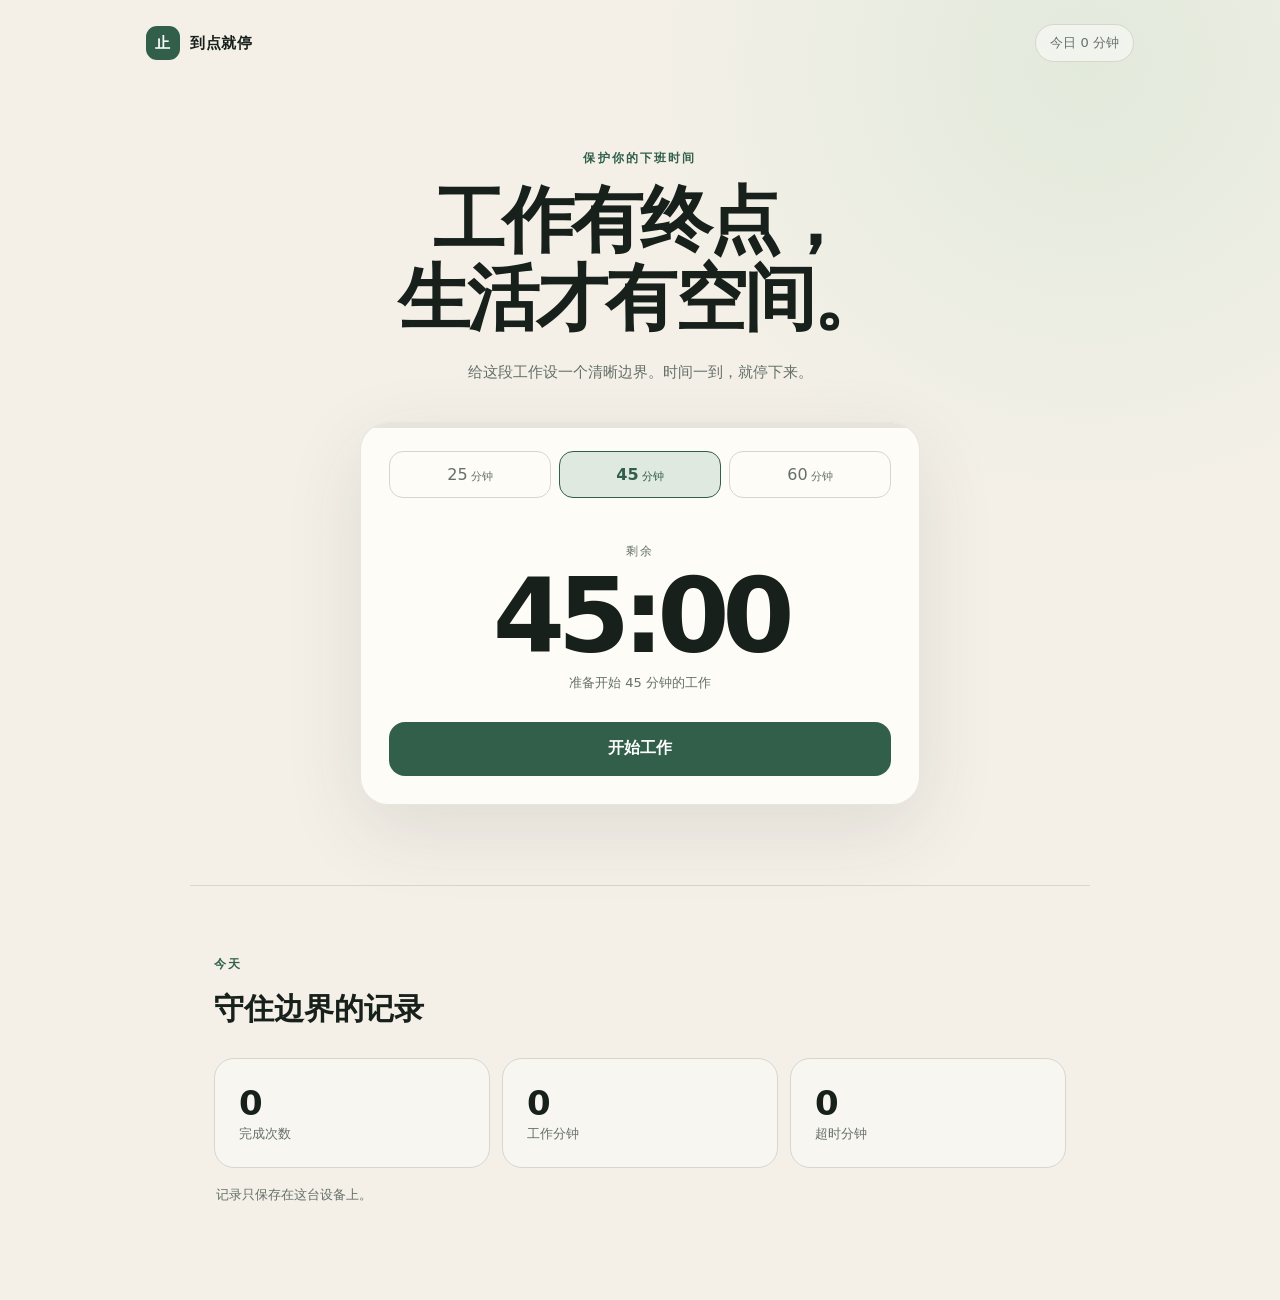
<file: index.html>
<!doctype html>
<html lang="zh-CN">
<head>
  <meta charset="utf-8">
  <meta name="viewport" content="width=device-width,initial-scale=1,viewport-fit=cover">
  <meta name="theme-color" content="#f4f0e8">
  <meta name="apple-mobile-web-app-capable" content="yes">
  <meta name="apple-mobile-web-app-status-bar-style" content="black-translucent">
  <meta name="apple-mobile-web-app-title" content="到点就停">
  <meta name="description" content="给工作设一个终点，保护你的休息时间。">
  <link rel="manifest" href="manifest.webmanifest">
  <link rel="stylesheet" href="style.css">
  <title>到点就停｜工作限时器</title>
</head>
<body>
<main class="shell" id="app">
  <header class="topbar">
    <div class="brand"><span class="brand-mark">止</span><span>到点就停</span></div>
    <div class="today-pill">今日 <span id="today-minutes">0</span> 分钟</div>
  </header>
  <section class="hero" aria-labelledby="timer-title">
    <p class="eyebrow" id="state-label">保护你的下班时间</p>
    <h1 id="timer-title">工作有终点，<br>生活才有空间。</h1>
    <p class="intro">给这段工作设一个清晰边界。时间一到，就停下来。</p>
    <div class="timer-card">
      <div class="progress-track" aria-hidden="true"><span id="progress"></span></div>
      <div class="duration-picker" id="duration-picker" aria-label="选择工作时长">
        <button data-minutes="25">25<small>分钟</small></button>
        <button data-minutes="45" class="selected">45<small>分钟</small></button>
        <button data-minutes="60">60<small>分钟</small></button>
      </div>
      <div id="timer-state">
        <div class="clock-wrap">
          <span class="clock-label" id="clock-label">剩余</span>
          <div class="clock" id="clock" aria-live="polite">45:00</div>
          <p class="clock-hint" id="clock-hint">准备开始 45 分钟的工作</p>
        </div>
      </div>
      <div class="actions">
        <button class="secondary" id="pause" hidden>暂停</button>
        <button class="primary" id="main-action">开始工作</button>
      </div>
    </div>
    <div class="notice" id="notice" role="alert" hidden></div>
  </section>
  <section class="stats" aria-labelledby="stats-title">
    <div><p class="eyebrow">今天</p><h2 id="stats-title">守住边界的记录</h2></div>
    <div class="stat-grid">
      <article><strong id="session-count">0</strong><span>完成次数</span></article>
      <article><strong id="work-minutes">0</strong><span>工作分钟</span></article>
      <article><strong id="overtime-minutes">0</strong><span>超时分钟</span></article>
    </div>
    <p class="privacy">记录只保存在这台设备上。</p>
  </section>
</main>
<script src="app.js"></script>
</body>
</html>
</file>
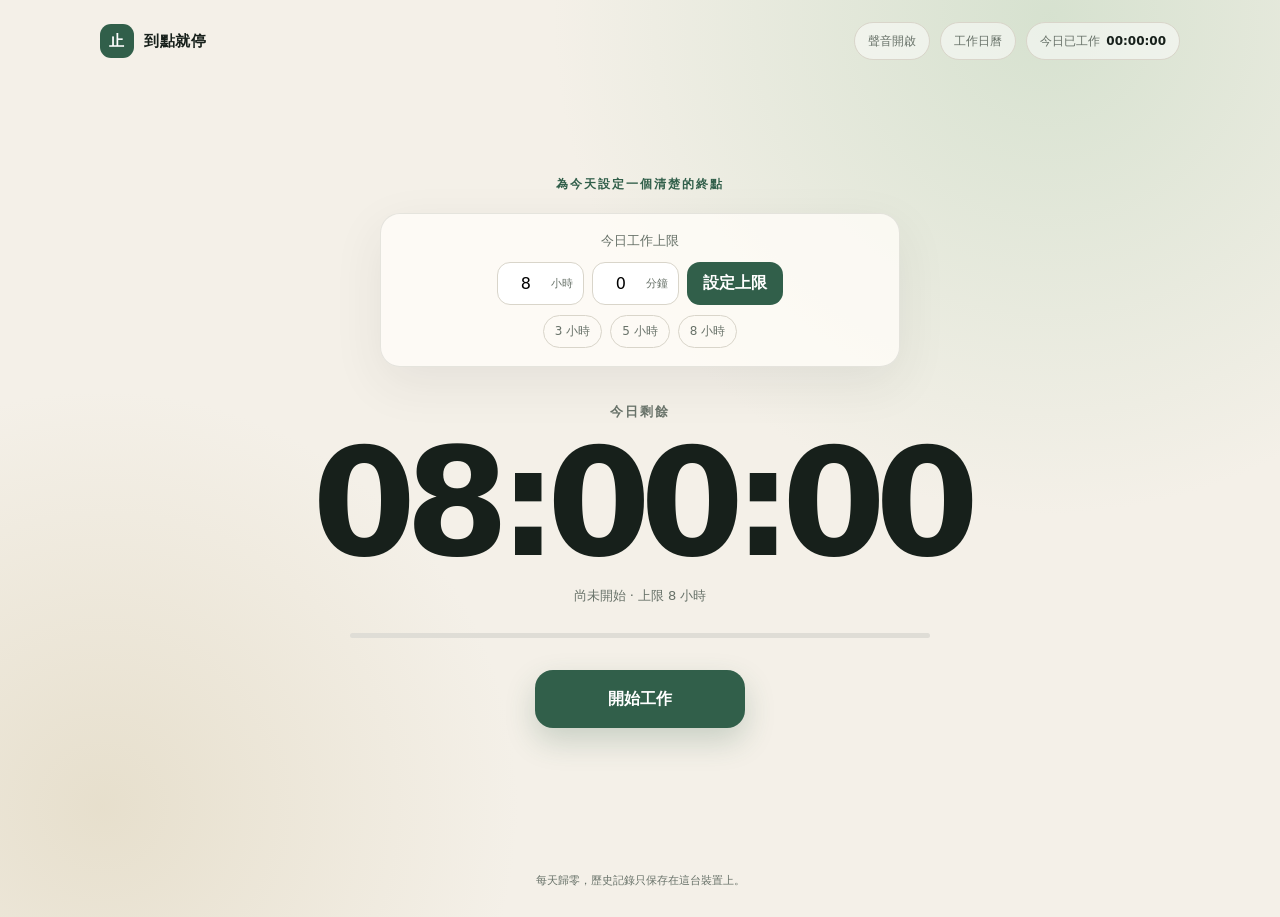
<file: daily/index.html>
<!doctype html>
<html lang="zh-Hant">
<head>
  <meta charset="utf-8">
  <meta name="viewport" content="width=device-width,initial-scale=1,viewport-fit=cover">
  <meta name="theme-color" content="#f4f0e8">
  <meta name="apple-mobile-web-app-capable" content="yes">
  <meta name="apple-mobile-web-app-status-bar-style" content="default">
  <meta name="apple-mobile-web-app-title" content="到點就停">
  <meta name="description" content="為每天的工作設定上限，時間到了就停下來。">
  <meta property="og:type" content="website">
  <meta property="og:title" content="到點就停｜每日工作限時">
  <meta property="og:description" content="每天的工作，要有上限。">
  <meta property="og:url" content="https://nononon2015.github.io/work-limit-web/daily/">
  <meta property="og:image" content="https://nononon2015.github.io/work-limit-web/daily/og.png">
  <meta name="twitter:card" content="summary_large_image">
  <meta name="twitter:title" content="到點就停｜每日工作限時">
  <meta name="twitter:description" content="每天的工作，要有上限。">
  <meta name="twitter:image" content="https://nononon2015.github.io/work-limit-web/daily/og.png">
  <link rel="manifest" href="./manifest.webmanifest">
  <link rel="stylesheet" href="./style.css?v=9">
  <title>到點就停｜每日工作限時</title>
</head>
<body>
  <main class="shell" id="app">
    <header class="topbar">
      <div class="brand"><span class="brand-mark">止</span><span>到點就停</span></div>
      <div class="top-actions">
        <button class="mute-button" id="mute-toggle" type="button" aria-pressed="false">語音開啟</button>
        <button class="calendar-button" id="open-calendar" type="button" aria-haspopup="dialog">工作日曆</button>
        <div class="today-worked">今日已工作 <strong id="today-worked">00:00:00</strong></div>
      </div>
    </header>

    <section class="work-screen" aria-labelledby="clock-label">
      <p class="eyebrow" id="state-label">為今天設定一個清楚的終點</p>

      <div class="limit-panel" id="limit-panel">
        <span>今日工作上限</span>
        <div class="limit-controls">
          <label><input id="limit-hours" type="number" min="0" max="23" value="8" inputmode="numeric"><small>小時</small></label>
          <label><input id="limit-minutes" type="number" min="0" max="59" value="0" inputmode="numeric"><small>分鐘</small></label>
          <button id="save-limit" type="button">設定上限</button>
        </div>
        <div class="quick-limits" aria-label="快速設定">
          <button type="button" data-limit-hours="3">3 小時</button>
          <button type="button" data-limit-hours="5">5 小時</button>
          <button type="button" data-limit-hours="8">8 小時</button>
        </div>
      </div>

      <div class="clock-stage" id="clock-stage">
        <span class="clock-label" id="clock-label">今日剩餘</span>
        <div class="clock" id="clock" aria-live="polite">08:00:00</div>
        <p class="clock-hint" id="clock-hint">上限 8 小時 · 尚未開始</p>
        <button class="edit-limit" id="edit-limit" type="button" hidden>修改今日上限</button>
        <div class="progress-track" aria-label="今日工作進度"><span id="progress"></span></div>
      </div>

      <div class="limit-reached" id="limit-reached" role="status" aria-live="assertive" hidden>
        <div class="confetti" aria-hidden="true">
          <i></i><i></i><i></i><i></i><i></i><i></i><i></i><i></i><i></i><i></i>
        </div>
        <div class="victory-mark" aria-hidden="true">✓</div>
        <h2 id="reached-title">今日工作已達限額</h2>
        <p id="reached-question">是否停止工作？</p>
        <div class="decision-actions">
          <button class="stop-yes" id="confirm-stop" type="button">是，停止工作</button>
          <button class="continue-overtime" id="continue-overtime" type="button">繼續工作</button>
        </div>
      </div>

      <button class="main-action" id="main-action" type="button">開始工作</button>
      <button class="end-work-button" id="end-work" type="button" hidden>提前結束</button>

      <div class="ticker" id="ticker" role="status" aria-live="polite" hidden>
        <div class="ticker-track"><span id="ticker-text"></span><span aria-hidden="true" id="ticker-copy"></span></div>
      </div>
    </section>

    <footer>
      <p>每天歸零，歷史記錄只保存在這台裝置上。</p>
    </footer>
  </main>

  <div class="undo-finish" id="undo-finish" role="status" aria-live="polite" hidden>
    <span id="undo-finish-text">今天的工作已結束</span>
    <button id="undo-finish-button" type="button">撤銷結束</button>
  </div>

  <dialog class="calendar-dialog" id="calendar-dialog">
    <div class="calendar-head">
      <div>
        <p class="eyebrow">工作記錄</p>
        <h2>我的工作日曆</h2>
      </div>
      <button class="close-calendar" id="close-calendar" type="button" aria-label="關閉">×</button>
    </div>
    <div class="calendar-totals">
      <article><span>本週</span><strong id="week-total">0 小時</strong></article>
      <article><span>本月</span><strong id="month-total">0 小時</strong></article>
      <article><span>本年</span><strong id="year-total">0 小時</strong></article>
    </div>
    <div class="month-nav">
      <button id="prev-month" type="button" aria-label="上一個月">←</button>
      <strong id="month-title"></strong>
      <button id="next-month" type="button" aria-label="下一個月">→</button>
    </div>
    <div class="weekday-row" aria-hidden="true">
      <span>一</span><span>二</span><span>三</span><span>四</span><span>五</span><span>六</span><span>日</span>
    </div>
    <div class="calendar-grid" id="calendar-grid"></div>
    <p class="calendar-note">每一格顯示當天工作時長；點擊日期可手動調整。</p>
  </dialog>

  <dialog class="end-work-dialog" id="end-work-dialog">
    <p class="eyebrow">今日收尾</p>
    <h2>是否結束今天的工作？</h2>
    <p>確認後計時會清零，今天的工作時長會保存到工作日曆。</p>
    <div class="confirm-icons">
      <button class="confirm-finish" id="confirm-finish" type="button" aria-label="確認結束工作" title="確認結束工作">✓</button>
      <button class="cancel-finish" id="cancel-finish" type="button" aria-label="取消" title="取消">×</button>
    </div>
  </dialog>

  <dialog class="adjust-time-dialog" id="adjust-time-dialog">
    <button class="close-adjust-time" id="close-adjust-time" type="button" aria-label="關閉">×</button>
    <p class="eyebrow">調整工作時間</p>
    <h2 id="adjust-date-title"></h2>
    <div class="adjust-time-summary">
      <article><span>系統記錄</span><strong id="system-time-value">0 分鐘</strong></article>
      <article><span>目前採用</span><strong id="current-time-value">0 分鐘</strong></article>
    </div>
    <div id="adjust-time-form">
      <p class="adjust-help">可輸入 0–24 小時，精確到分鐘。</p>
      <div class="adjust-time-inputs">
        <label><input id="adjust-hours" type="number" min="0" max="24" value="0" inputmode="numeric"><small>小時</small></label>
        <label><input id="adjust-minutes" type="number" min="0" max="59" value="0" inputmode="numeric"><small>分鐘</small></label>
      </div>
      <p class="adjust-error" id="adjust-error" hidden></p>
      <button class="prepare-adjustment" id="prepare-adjustment" type="button">保存調整</button>
    </div>
    <div class="adjust-confirm" id="adjust-confirm" hidden>
      <p id="adjust-confirm-text"></p>
      <div class="adjust-confirm-actions">
        <button class="confirm-adjustment" id="confirm-adjustment" type="button">確認</button>
        <button class="cancel-adjustment" id="cancel-adjustment" type="button">返回修改</button>
      </div>
    </div>
  </dialog>

  <div class="finish-celebration" id="finish-celebration" role="status" aria-live="assertive" hidden>
    <div class="victory-rays" aria-hidden="true"></div>
    <div class="victory-confetti" aria-hidden="true">
      <i></i><i></i><i></i><i></i><i></i><i></i><i></i><i></i>
      <i></i><i></i><i></i><i></i><i></i><i></i><i></i><i></i>
    </div>
    <div class="victory-card">
      <div class="victory-star" aria-hidden="true">★</div>
      <p>今天完成了！</p>
      <strong id="finish-celebration-time"></strong>
      <span>工作記錄已保存</span>
    </div>
  </div>

  <script src="./app.js?v=17"></script>
</body>
</html>
</file>
<file: style.css>
:root { --ink:#17201b; --muted:#647068; --paper:#f4f0e8; --card:#fffdf8; --green:#315f4a; --green-soft:#dfe9df; --line:#d9d5ca; --red:#b63d32; }
* { box-sizing:border-box; }
html { background:var(--paper); }
body { margin:0; color:var(--ink); background:var(--paper); font-family:"PingFang SC","Microsoft YaHei",system-ui,sans-serif; }
button { font:inherit; }
.shell { min-height:100svh; background:radial-gradient(circle at 85% 5%,#e2eadc 0,transparent 28rem),var(--paper); transition:.4s ease; }
.shell.is-overtime { --green:var(--red); background:radial-gradient(circle at 85% 5%,#f0d8d2 0,transparent 28rem),var(--paper); }
.topbar { max-width:1100px; margin:auto; padding:24px clamp(20px,5vw,56px); display:flex; align-items:center; justify-content:space-between; }
.brand { display:flex; align-items:center; gap:10px; font-size:15px; font-weight:750; letter-spacing:.04em; }
.brand-mark { display:grid; place-items:center; width:34px; height:34px; border-radius:11px; color:#fff; background:var(--green); }
.today-pill { padding:9px 14px; border:1px solid var(--line); border-radius:999px; color:var(--muted); background:rgba(255,255,255,.5); font-size:13px; }
.hero { max-width:760px; margin:auto; padding:64px 20px 80px; text-align:center; }
.eyebrow { margin:0 0 16px; color:var(--green); font-size:12px; font-weight:800; letter-spacing:.18em; text-transform:uppercase; }
h1 { margin:0; font-family:Georgia,"Songti SC",serif; font-size:clamp(42px,8vw,72px); line-height:1.08; letter-spacing:-.04em; font-weight:600; }
.intro { max-width:430px; margin:20px auto 36px; color:var(--muted); line-height:1.8; font-size:15px; }
.timer-card { position:relative; overflow:hidden; max-width:560px; margin:auto; padding:28px; border:1px solid rgba(38,49,42,.11); border-radius:28px; background:rgba(255,253,248,.9); box-shadow:0 24px 80px rgba(46,55,47,.11); }
.progress-track { position:absolute; top:0; left:0; right:0; height:5px; background:#e7e4dc; }
.progress-track span { display:block; height:100%; background:var(--green); transition:width .35s linear; }
.duration-picker { display:grid; grid-template-columns:repeat(3,1fr); gap:8px; margin-bottom:28px; }
.duration-picker button { padding:13px 6px; border:1px solid var(--line); border-radius:14px; color:var(--muted); background:transparent; cursor:pointer; }
.duration-picker button.selected { color:var(--green); border-color:var(--green); background:var(--green-soft); font-weight:750; }
.duration-picker small { margin-left:3px; font-size:11px; font-weight:500; }
.clock-wrap { padding:14px 0 30px; }
.clock-label { color:var(--muted); font-size:12px; letter-spacing:.16em; }
.clock { margin:4px 0 6px; font-variant-numeric:tabular-nums; font-size:clamp(64px,16vw,104px); font-weight:650; line-height:1; letter-spacing:-.07em; }
.is-overtime .clock { color:var(--red); }
.clock-hint { margin:0; color:var(--muted); font-size:13px; }
.actions { display:flex; gap:10px; }
.actions button { flex:1; min-height:54px; border-radius:16px; border:1px solid transparent; font-weight:750; cursor:pointer; transition:transform .15s,opacity .15s; }
.actions button:active { transform:scale(.98); }
.primary { color:#fff; background:var(--green); }
.primary.danger { background:var(--red); }
.secondary { color:var(--ink); background:#eeebe3; }
.finish-state { padding:20px 0 34px; }
.finish-state span { display:grid; place-items:center; width:62px; height:62px; margin:0 auto 16px; border-radius:50%; color:#fff; background:var(--green); font-size:28px; }
.finish-state h2 { margin:0 0 8px; font-family:Georgia,"Songti SC",serif; font-size:30px; }
.finish-state p { margin:0; color:var(--muted); line-height:1.7; }
.notice { max-width:560px; margin:16px auto 0; padding:14px 18px; border-radius:14px; color:#7d2922; background:#f3dbd6; font-size:14px; }
.stats { max-width:900px; margin:auto; padding:70px 24px 96px; border-top:1px solid var(--line); }
.stats h2 { margin:0; font-family:Georgia,"Songti SC",serif; font-size:30px; }
.stat-grid { display:grid; grid-template-columns:repeat(3,1fr); gap:12px; margin-top:28px; }
.stat-grid article { padding:24px; border:1px solid var(--line); border-radius:20px; background:rgba(255,255,255,.36); }
.stat-grid strong { display:block; font-size:34px; }
.stat-grid span,.privacy { color:var(--muted); font-size:13px; }
.privacy { margin:18px 2px 0; }
@media (max-width:600px) { .topbar{padding:18px 16px}.hero{padding:44px 16px 64px}.timer-card{padding:22px 18px;border-radius:24px}.stat-grid{gap:8px}.stat-grid article{padding:18px 12px}.stat-grid strong{font-size:28px}.stats{padding:56px 16px 72px} }
@media (prefers-reduced-motion:reduce) { * { scroll-behavior:auto!important; transition:none!important; } }
</file>
<file: daily/style.css>
:root {
  --ink:#17201b;
  --muted:#687269;
  --paper:#f4f0e8;
  --card:#fffdf8;
  --green:#315f4a;
  --green-soft:#dfe9df;
  --line:#d9d5ca;
  --red:#b63d32;
}
* { box-sizing:border-box; }
html { background:var(--paper); }
body {
  margin:0;
  color:var(--ink);
  background:var(--paper);
  font-family:"PingFang TC","Microsoft JhengHei","PingFang SC","Microsoft YaHei",system-ui,sans-serif;
}
button,input { font:inherit; }
button { cursor:pointer; }
.shell {
  min-height:100svh;
  display:flex;
  flex-direction:column;
  background:
    radial-gradient(circle at 82% 2%,rgba(203,220,198,.72),transparent 31rem),
    radial-gradient(circle at 8% 88%,rgba(225,216,193,.7),transparent 26rem),
    var(--paper);
  transition:background .35s ease;
}
.shell.is-overtime {
  --green:var(--red);
  background:radial-gradient(circle at 82% 2%,#f0d8d2,transparent 31rem),var(--paper);
}
.topbar {
  width:min(1180px,100%);
  margin:auto;
  padding:22px clamp(18px,4vw,50px);
  display:flex;
  align-items:center;
  justify-content:space-between;
  gap:20px;
}
.brand { display:flex;align-items:center;gap:10px;font-size:15px;font-weight:800;letter-spacing:.04em;white-space:nowrap; }
.brand-mark { display:grid;place-items:center;width:34px;height:34px;border-radius:11px;color:#fff;background:var(--green); }
.top-actions { display:flex;align-items:center;gap:10px; }
.calendar-button,.mute-button,.today-worked {
  min-height:38px;
  padding:8px 13px;
  border:1px solid var(--line);
  border-radius:999px;
  color:var(--muted);
  background:rgba(255,255,255,.52);
  font-size:12px;
}
.mute-button[aria-pressed="true"] { color:#fff;border-color:var(--green);background:var(--green); }
.today-worked { display:flex;align-items:center;gap:6px; }
.today-worked strong { color:var(--ink);font-variant-numeric:tabular-nums; }
.work-screen {
  width:min(980px,100%);
  min-height:calc(100svh - 138px);
  margin:auto;
  padding:36px 20px 58px;
  display:flex;
  flex-direction:column;
  align-items:center;
  justify-content:center;
  text-align:center;
}
.eyebrow { margin:0 0 20px;color:var(--green);font-size:12px;font-weight:850;letter-spacing:.16em; }
.limit-panel {
  width:min(520px,100%);
  margin:0 auto 34px;
  padding:18px;
  border:1px solid rgba(38,49,42,.11);
  border-radius:20px;
  background:rgba(255,253,248,.8);
  box-shadow:0 16px 50px rgba(46,55,47,.08);
}
.limit-panel>span { display:block;margin-bottom:12px;color:var(--muted);font-size:13px; }
.limit-controls { display:flex;justify-content:center;gap:8px; }
.limit-controls label { display:flex;align-items:center;gap:5px;padding:0 10px;border:1px solid var(--line);border-radius:13px;background:#fff; }
.limit-controls input { width:38px;padding:11px 0;border:0;outline:0;text-align:right;background:transparent;font-variant-numeric:tabular-nums; }
.limit-controls small { color:var(--muted);font-size:11px; }
.limit-controls button { padding:0 16px;border:0;border-radius:13px;color:#fff;background:var(--green);font-weight:750; }
.quick-limits { display:flex;justify-content:center;gap:8px;margin-top:10px; }
.quick-limits button,.edit-limit {
  padding:7px 11px;
  border:1px solid var(--line);
  border-radius:999px;
  color:var(--muted);
  background:transparent;
  font-size:12px;
}
.clock-stage { width:100%; }
.clock-label { color:var(--muted);font-size:13px;font-weight:750;letter-spacing:.15em; }
.clock {
  margin:10px 0 12px;
  font-variant-numeric:tabular-nums;
  font-size:clamp(74px,15vw,150px);
  font-weight:620;
  line-height:.96;
  letter-spacing:-.075em;
}
.is-overtime .clock { color:var(--red); }
.clock-hint { margin:0;color:var(--muted);font-size:13px; }
.progress-track { width:min(580px,86%);height:5px;margin:28px auto 0;overflow:hidden;border-radius:99px;background:#dfddd6; }
.progress-track span { display:block;width:0;height:100%;border-radius:inherit;background:var(--green);transition:width .5s linear; }
.limit-reached {
  position:relative;
  width:min(620px,100%);
  padding:28px 20px 8px;
}
.victory-mark {
  display:grid;
  place-items:center;
  width:76px;
  height:76px;
  margin:0 auto 18px;
  border-radius:50%;
  color:#fff;
  background:#3f765d;
  box-shadow:0 14px 40px rgba(49,95,74,.22);
  font-size:36px;
  font-weight:850;
  animation:victory-pop .7s cubic-bezier(.2,.9,.25,1.25) both;
}
.limit-reached h2 {
  margin:0;
  font-family:Georgia,"Songti TC","Songti SC",serif;
  font-size:clamp(34px,7vw,54px);
  font-weight:600;
}
.limit-reached p { margin:12px 0 24px;color:var(--muted);font-size:18px; }
.decision-actions { display:flex;justify-content:center;gap:10px; }
.decision-actions button {
  min-width:160px;
  min-height:54px;
  padding:0 22px;
  border:0;
  border-radius:16px;
  color:#fff;
  font-weight:800;
  box-shadow:0 11px 28px rgba(23,32,27,.13);
}
.stop-yes { background:#3f765d; }
.continue-overtime { background:var(--red); }
.confetti { position:absolute;inset:0;pointer-events:none;overflow:visible; }
.confetti i {
  position:absolute;
  top:18%;
  left:50%;
  width:9px;
  height:18px;
  border-radius:2px;
  background:#d8a63f;
  opacity:0;
  animation:confetti-fall 1.9s ease-out both;
}
.confetti i:nth-child(2n) { background:#4c8066; }
.confetti i:nth-child(3n) { background:#cf6458; }
.confetti i:nth-child(1) { --x:-260px;--r:120deg;animation-delay:.02s; }
.confetti i:nth-child(2) { --x:-205px;--r:250deg;animation-delay:.13s; }
.confetti i:nth-child(3) { --x:-150px;--r:190deg;animation-delay:.05s; }
.confetti i:nth-child(4) { --x:-90px;--r:310deg;animation-delay:.18s; }
.confetti i:nth-child(5) { --x:-35px;--r:150deg;animation-delay:.09s; }
.confetti i:nth-child(6) { --x:35px;--r:290deg;animation-delay:.15s; }
.confetti i:nth-child(7) { --x:95px;--r:170deg;animation-delay:.03s; }
.confetti i:nth-child(8) { --x:155px;--r:330deg;animation-delay:.2s; }
.confetti i:nth-child(9) { --x:210px;--r:210deg;animation-delay:.08s; }
.confetti i:nth-child(10) { --x:265px;--r:280deg;animation-delay:.16s; }
@keyframes victory-pop { from{opacity:0;transform:scale(.45) rotate(-12deg)} to{opacity:1;transform:scale(1) rotate(0)} }
@keyframes confetti-fall {
  0% { opacity:0;transform:translate(0,-35px) rotate(0); }
  15% { opacity:1; }
  100% { opacity:0;transform:translate(var(--x),230px) rotate(var(--r)); }
}
.main-action {
  min-width:210px;
  min-height:58px;
  margin-top:32px;
  padding:0 32px;
  border:0;
  border-radius:18px;
  color:#fff;
  background:var(--green);
  box-shadow:0 13px 30px rgba(49,95,74,.22);
  font-size:16px;
  font-weight:800;
  transition:transform .15s,filter .15s;
}
.main-action:hover { filter:brightness(.96); }
.main-action:active { transform:scale(.98); }
.main-action.pause-mode { background:#263a30; }
.is-overtime .main-action.pause-mode { background:var(--red); }
.edit-limit { margin-top:12px; }
.end-work-button {
  position:fixed;
  z-index:5;
  left:50%;
  bottom:calc(72px + env(safe-area-inset-bottom));
  min-height:38px;
  margin:0;
  padding:0 16px;
  transform:translateX(-50%);
  border:1.5px solid #315f4a;
  border-radius:999px;
  color:#315f4a;
  background:#fff;
  font-size:12px;
  font-weight:750;
  transition:transform .15s,filter .15s;
}
.end-work-button:hover { filter:brightness(.97); }
.end-work-button:active { transform:translateX(-50%) scale(.98); }
.end-work-button.overtime-size {
  position:static;
  min-width:210px;
  min-height:58px;
  margin-top:10px;
  padding:0 32px;
  transform:none;
  border-width:2px;
  border-radius:18px;
  font-size:16px;
  font-weight:800;
}
.end-work-button.overtime-size:active { transform:scale(.98); }
.ticker {
  width:min(660px,calc(100vw - 32px));
  margin-top:26px;
  overflow:hidden;
  border:1px solid color-mix(in srgb,var(--green) 35%,transparent);
  border-radius:999px;
  color:var(--green);
  background:color-mix(in srgb,var(--green) 9%,white);
  white-space:nowrap;
}
.ticker-track { display:flex;width:max-content;padding:10px 0;animation:ticker 14s linear infinite; }
.ticker-track span { min-width:660px;padding:0 44px;font-size:13px;font-weight:750; }
@keyframes ticker { to { transform:translateX(-50%); } }
footer { padding:18px;text-align:center;color:var(--muted);font-size:11px; }
.undo-finish {
  position:fixed;
  z-index:110;
  left:50%;
  bottom:calc(22px + env(safe-area-inset-bottom));
  display:flex;
  align-items:center;
  gap:14px;
  width:max-content;
  max-width:calc(100vw - 28px);
  padding:11px 12px 11px 17px;
  transform:translateX(-50%);
  border:1px solid rgba(255,255,255,.16);
  border-radius:16px;
  color:#fff;
  background:#1f382c;
  box-shadow:0 18px 50px rgba(23,32,27,.28);
  font-size:12px;
}
.undo-finish button { padding:8px 12px;border:0;border-radius:10px;color:#244735;background:#fff;font-weight:800;white-space:nowrap; }
.calendar-dialog {
  width:min(720px,calc(100% - 24px));
  max-height:calc(100svh - 24px);
  padding:26px;
  border:1px solid var(--line);
  border-radius:26px;
  color:var(--ink);
  background:var(--card);
  box-shadow:0 30px 100px rgba(23,32,27,.25);
}
.calendar-dialog::backdrop { background:rgba(22,29,25,.46);backdrop-filter:blur(5px); }
.calendar-head { display:flex;align-items:flex-start;justify-content:space-between; }
.calendar-head .eyebrow { margin-bottom:6px; }
.calendar-head h2 { margin:0;font-family:Georgia,"Songti TC","Songti SC",serif;font-size:30px; }
.close-calendar { width:38px;height:38px;border:0;border-radius:50%;color:var(--muted);background:#eeeae2;font-size:25px;line-height:1; }
.calendar-totals { display:grid;grid-template-columns:repeat(3,1fr);gap:10px;margin:24px 0; }
.calendar-totals article { padding:16px 18px;border:1px solid var(--line);border-radius:17px;background:#f7f4ed; }
.calendar-totals span { display:block;margin-bottom:3px;color:var(--muted);font-size:11px; }
.calendar-totals strong { font-size:20px; }
.month-nav { display:grid;grid-template-columns:40px 1fr 40px;align-items:center;margin-bottom:13px;text-align:center; }
.month-nav button { width:36px;height:36px;border:1px solid var(--line);border-radius:11px;background:transparent; }
.weekday-row,.calendar-grid { display:grid;grid-template-columns:repeat(7,1fr);gap:6px; }
.weekday-row { margin-bottom:6px;color:var(--muted);text-align:center;font-size:11px; }
.calendar-day { min-height:66px;padding:8px;border:1px solid transparent;border-radius:12px;color:var(--muted);background:#f7f4ed;font:inherit;text-align:left; }
.calendar-day>span { display:block;font-size:11px; }
.calendar-day strong { display:block;margin-top:10px;color:var(--ink);font-size:11px;white-space:nowrap; }
.calendar-day.blank { visibility:hidden; }
.calendar-day.worked { border-color:#cad8ca;background:var(--green-soft); }
.calendar-day.overtime { border-color:#e2b8b2;background:#f4deda; }
.calendar-day.overtime strong { color:#8f3028; }
.calendar-day.today { outline:2px solid var(--green);outline-offset:-2px; }
.calendar-day.adjusted::after { content:"已調整";display:block;margin-top:4px;color:var(--green);font-size:8px;font-weight:800; }
.calendar-day:not(:disabled) { cursor:pointer; }
.calendar-day:disabled { cursor:default;opacity:.58; }
.calendar-note { margin:14px 0 0;color:var(--muted);font-size:11px;text-align:center; }
.end-work-dialog {
  width:min(440px,calc(100% - 28px));
  padding:30px 24px 26px;
  border:1px solid var(--line);
  border-radius:24px;
  color:var(--ink);
  background:var(--card);
  box-shadow:0 30px 100px rgba(23,32,27,.25);
  text-align:center;
}
.end-work-dialog::backdrop { background:rgba(22,29,25,.46);backdrop-filter:blur(5px); }
.end-work-dialog .eyebrow { margin-bottom:8px; }
.end-work-dialog h2 { margin:0;font-family:Georgia,"Songti TC","Songti SC",serif;font-size:28px; }
.end-work-dialog>p:not(.eyebrow) { margin:13px auto 23px;max-width:330px;color:var(--muted);font-size:13px;line-height:1.7; }
.confirm-icons { display:flex;justify-content:center;gap:18px; }
.confirm-icons button {
  display:grid;
  place-items:center;
  width:64px;
  height:64px;
  border:0;
  border-radius:50%;
  color:#fff;
  font-size:31px;
  font-weight:800;
  transition:transform .15s;
}
.confirm-icons button:active { transform:scale(.95); }
.confirm-finish { background:#3f765d; }
.cancel-finish { background:#9a9f9b; }
.adjust-time-dialog {
  position:relative;
  width:min(480px,calc(100% - 28px));
  padding:28px 24px 25px;
  border:1px solid var(--line);
  border-radius:24px;
  color:var(--ink);
  background:var(--card);
  box-shadow:0 30px 100px rgba(23,32,27,.25);
  text-align:center;
}
.adjust-time-dialog::backdrop { background:rgba(22,29,25,.46);backdrop-filter:blur(5px); }
.adjust-time-dialog .eyebrow { margin-bottom:6px; }
.adjust-time-dialog h2 { margin:0;font-family:Georgia,"Songti TC","Songti SC",serif;font-size:27px; }
.close-adjust-time { position:absolute;top:16px;right:16px;width:36px;height:36px;border:0;border-radius:50%;color:var(--muted);background:#eeeae2;font-size:24px;line-height:1; }
.adjust-time-summary { display:grid;grid-template-columns:1fr 1fr;gap:10px;margin:22px 0 18px; }
.adjust-time-summary article { padding:14px;border:1px solid var(--line);border-radius:15px;background:#f7f4ed; }
.adjust-time-summary span { display:block;margin-bottom:4px;color:var(--muted);font-size:11px; }
.adjust-time-summary strong { font-size:17px; }
.adjust-help { margin:0 0 13px;color:var(--muted);font-size:12px; }
.adjust-time-inputs { display:flex;justify-content:center;gap:10px; }
.adjust-time-inputs label { display:flex;align-items:center;gap:6px;padding:0 12px;border:1px solid var(--line);border-radius:13px;background:#fff; }
.adjust-time-inputs input { width:48px;padding:12px 0;border:0;outline:0;text-align:right;background:transparent;font-variant-numeric:tabular-nums; }
.adjust-time-inputs small { color:var(--muted);font-size:11px; }
.adjust-error { margin:12px 0 0;color:var(--red);font-size:12px; }
.prepare-adjustment { min-width:180px;min-height:48px;margin-top:18px;border:0;border-radius:14px;color:#fff;background:#315f4a;font-weight:800; }
.adjust-confirm p { margin:9px auto 19px;max-width:350px;line-height:1.7; }
.adjust-confirm-actions { display:flex;justify-content:center;gap:10px; }
.adjust-confirm-actions button { min-height:46px;padding:0 18px;border-radius:13px;font-weight:800; }
.confirm-adjustment { border:0;color:#fff;background:#315f4a; }
.cancel-adjustment { border:1px solid var(--line);color:var(--muted);background:transparent; }
.finish-celebration {
  position:fixed;
  z-index:100;
  inset:0;
  display:grid;
  place-items:center;
  overflow:hidden;
  padding:24px;
  color:#fff;
  background:rgba(25,61,44,.92);
  backdrop-filter:blur(8px);
}
.finish-celebration.play { animation:victory-overlay 3.5s ease both; }
.victory-rays {
  position:absolute;
  width:130vmax;
  height:130vmax;
  border-radius:50%;
  opacity:.18;
  background:repeating-conic-gradient(from 0deg,#fff 0 5deg,transparent 5deg 15deg);
  animation:victory-rays 7s linear infinite;
}
.victory-card {
  position:relative;
  z-index:2;
  display:flex;
  flex-direction:column;
  align-items:center;
  animation:victory-card 1s cubic-bezier(.16,.9,.24,1.25) both;
}
.victory-star {
  display:grid;
  place-items:center;
  width:112px;
  height:112px;
  margin-bottom:20px;
  border:3px solid rgba(255,255,255,.8);
  border-radius:50%;
  color:#315f4a;
  background:#f1c65d;
  box-shadow:0 0 0 14px rgba(255,255,255,.1),0 24px 70px rgba(0,0,0,.24);
  font-size:55px;
}
.victory-card p { margin:0;font-family:Georgia,"Songti TC","Songti SC",serif;font-size:clamp(42px,11vw,76px);font-weight:700; }
.victory-card strong { margin-top:10px;font-size:22px;font-variant-numeric:tabular-nums; }
.victory-card span { margin-top:7px;color:rgba(255,255,255,.76);font-size:13px;letter-spacing:.12em; }
.victory-confetti { position:absolute;inset:0;z-index:1;pointer-events:none; }
.victory-confetti i {
  position:absolute;
  top:-10%;
  left:var(--left);
  width:12px;
  height:25px;
  border-radius:3px;
  background:var(--color);
  animation:victory-confetti 2.4s var(--delay) cubic-bezier(.2,.7,.35,1) infinite;
}
.victory-confetti i:nth-child(1){--left:5%;--delay:.1s;--color:#f1c65d}
.victory-confetti i:nth-child(2){--left:12%;--delay:.7s;--color:#fff}
.victory-confetti i:nth-child(3){--left:20%;--delay:.3s;--color:#e77b6f}
.victory-confetti i:nth-child(4){--left:28%;--delay:.9s;--color:#a8d5b9}
.victory-confetti i:nth-child(5){--left:36%;--delay:.15s;--color:#f1c65d}
.victory-confetti i:nth-child(6){--left:43%;--delay:.65s;--color:#fff}
.victory-confetti i:nth-child(7){--left:49%;--delay:.4s;--color:#e77b6f}
.victory-confetti i:nth-child(8){--left:56%;--delay:.85s;--color:#a8d5b9}
.victory-confetti i:nth-child(9){--left:62%;--delay:.2s;--color:#f1c65d}
.victory-confetti i:nth-child(10){--left:68%;--delay:.6s;--color:#fff}
.victory-confetti i:nth-child(11){--left:74%;--delay:.05s;--color:#e77b6f}
.victory-confetti i:nth-child(12){--left:80%;--delay:.75s;--color:#a8d5b9}
.victory-confetti i:nth-child(13){--left:85%;--delay:.35s;--color:#f1c65d}
.victory-confetti i:nth-child(14){--left:90%;--delay:.95s;--color:#fff}
.victory-confetti i:nth-child(15){--left:95%;--delay:.25s;--color:#e77b6f}
.victory-confetti i:nth-child(16){--left:53%;--delay:1s;--color:#a8d5b9}
@keyframes victory-overlay { 0%{opacity:0} 10%,86%{opacity:1} 100%{opacity:0} }
@keyframes victory-rays { to{transform:rotate(360deg)} }
@keyframes victory-card { 0%{opacity:0;transform:scale(.45) translateY(70px)} 70%{opacity:1;transform:scale(1.08) translateY(0)} 100%{transform:scale(1)} }
@keyframes victory-confetti { 0%{opacity:0;transform:translateY(-10vh) rotate(0)} 12%{opacity:1} 100%{opacity:.9;transform:translateY(120vh) rotate(620deg)} }
[hidden] { display:none!important; }
@media (max-width:640px) {
  .topbar { padding:16px;align-items:flex-start; }
  .top-actions { flex-direction:column-reverse;align-items:flex-end;gap:6px; }
  .today-worked { border:0;padding:0;background:transparent; }
  .calendar-button { min-height:32px;padding:5px 10px; }
  .work-screen { min-height:calc(100svh - 120px);padding:24px 15px 40px; }
  .clock { font-size:clamp(62px,21vw,100px); }
  .decision-actions { flex-direction:column;align-items:stretch; }
  .decision-actions button { width:100%; }
  .limit-controls { flex-wrap:wrap; }
  .limit-controls button { min-height:44px; }
  .ticker-track span { min-width:calc(100vw - 32px); }
  .calendar-dialog { padding:19px 14px; }
  .calendar-totals article { padding:14px 8px; }
  .calendar-totals strong { font-size:16px; }
  .calendar-day { min-height:55px;padding:6px 4px; }
  .calendar-day strong { font-size:9px; }
  .calendar-day.adjusted::after { font-size:7px; }
  .adjust-time-dialog { padding:25px 16px 21px; }
}
@media (prefers-reduced-motion:reduce) {
  * { scroll-behavior:auto!important;transition:none!important; }
  .ticker-track { animation:none; }
  .victory-mark,.confetti i { animation:none; }
  .finish-celebration,.finish-celebration * { animation:none!important; }
}
</file>
